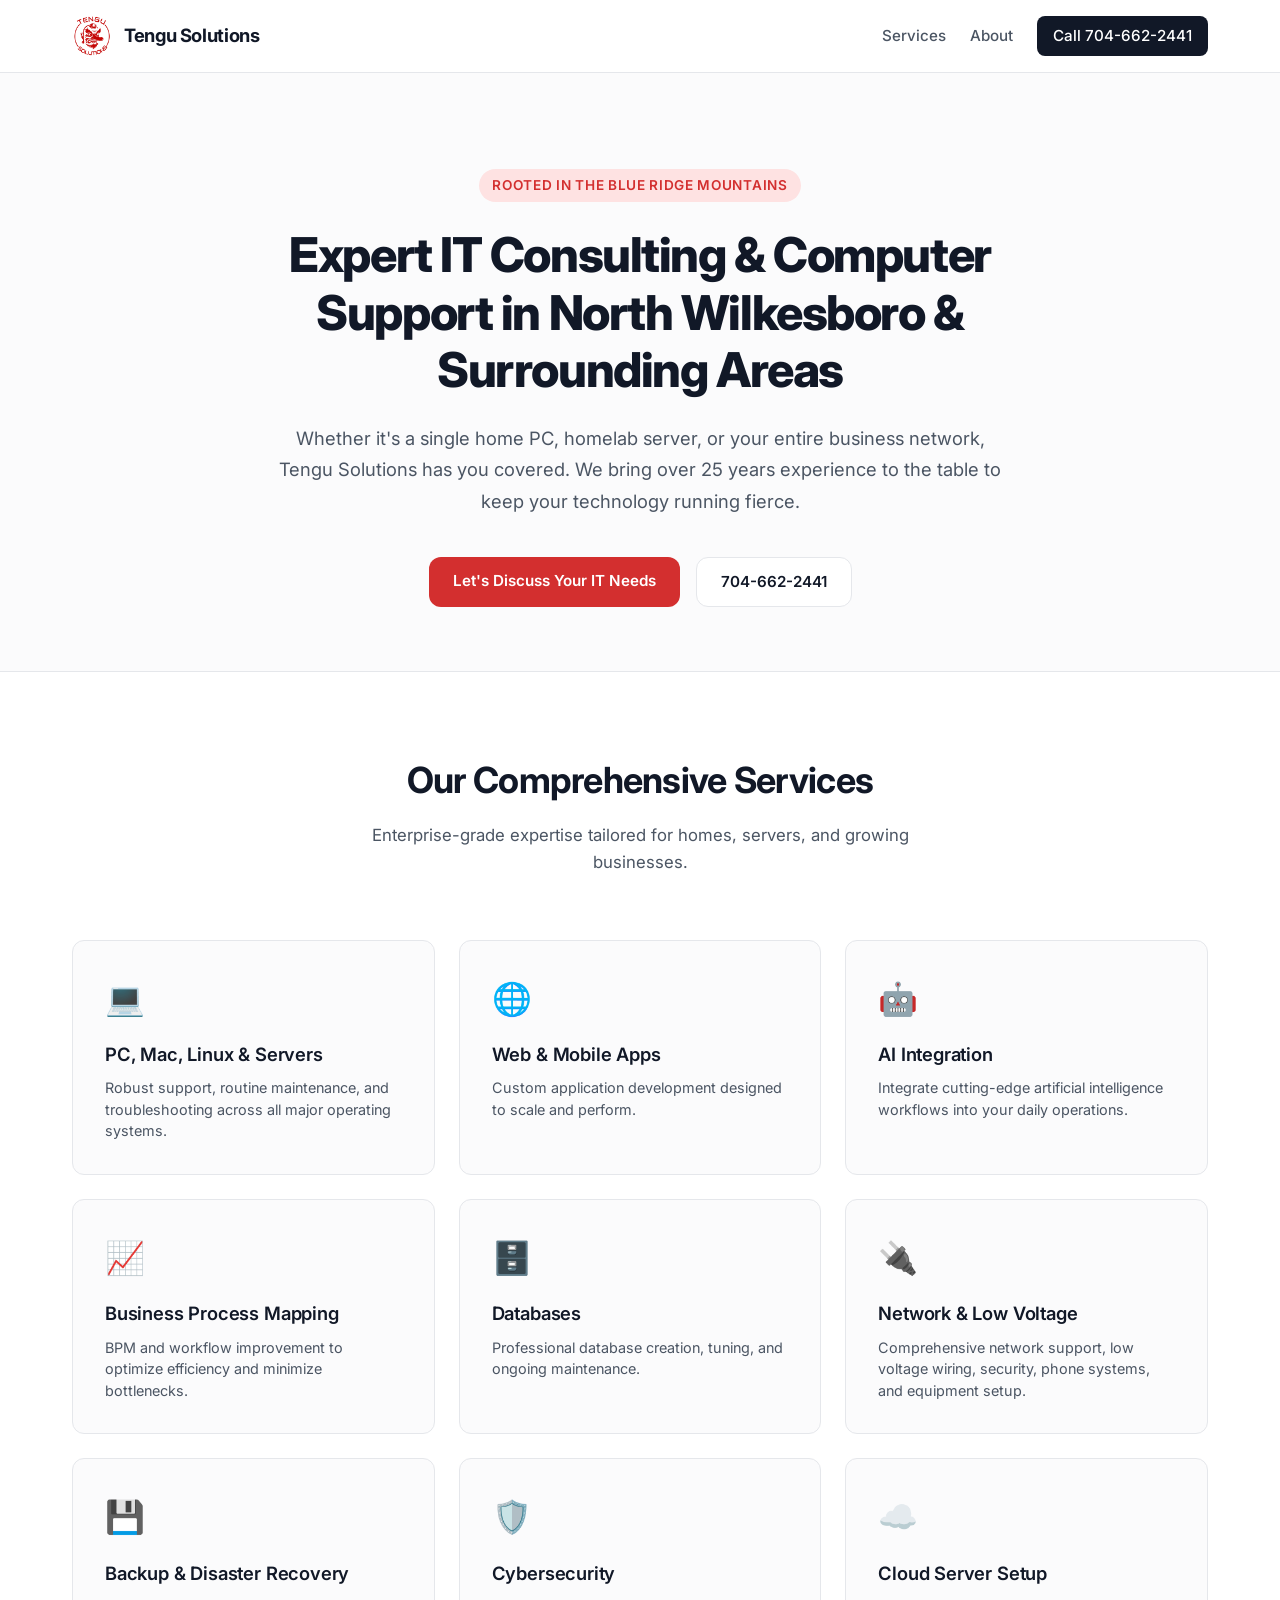
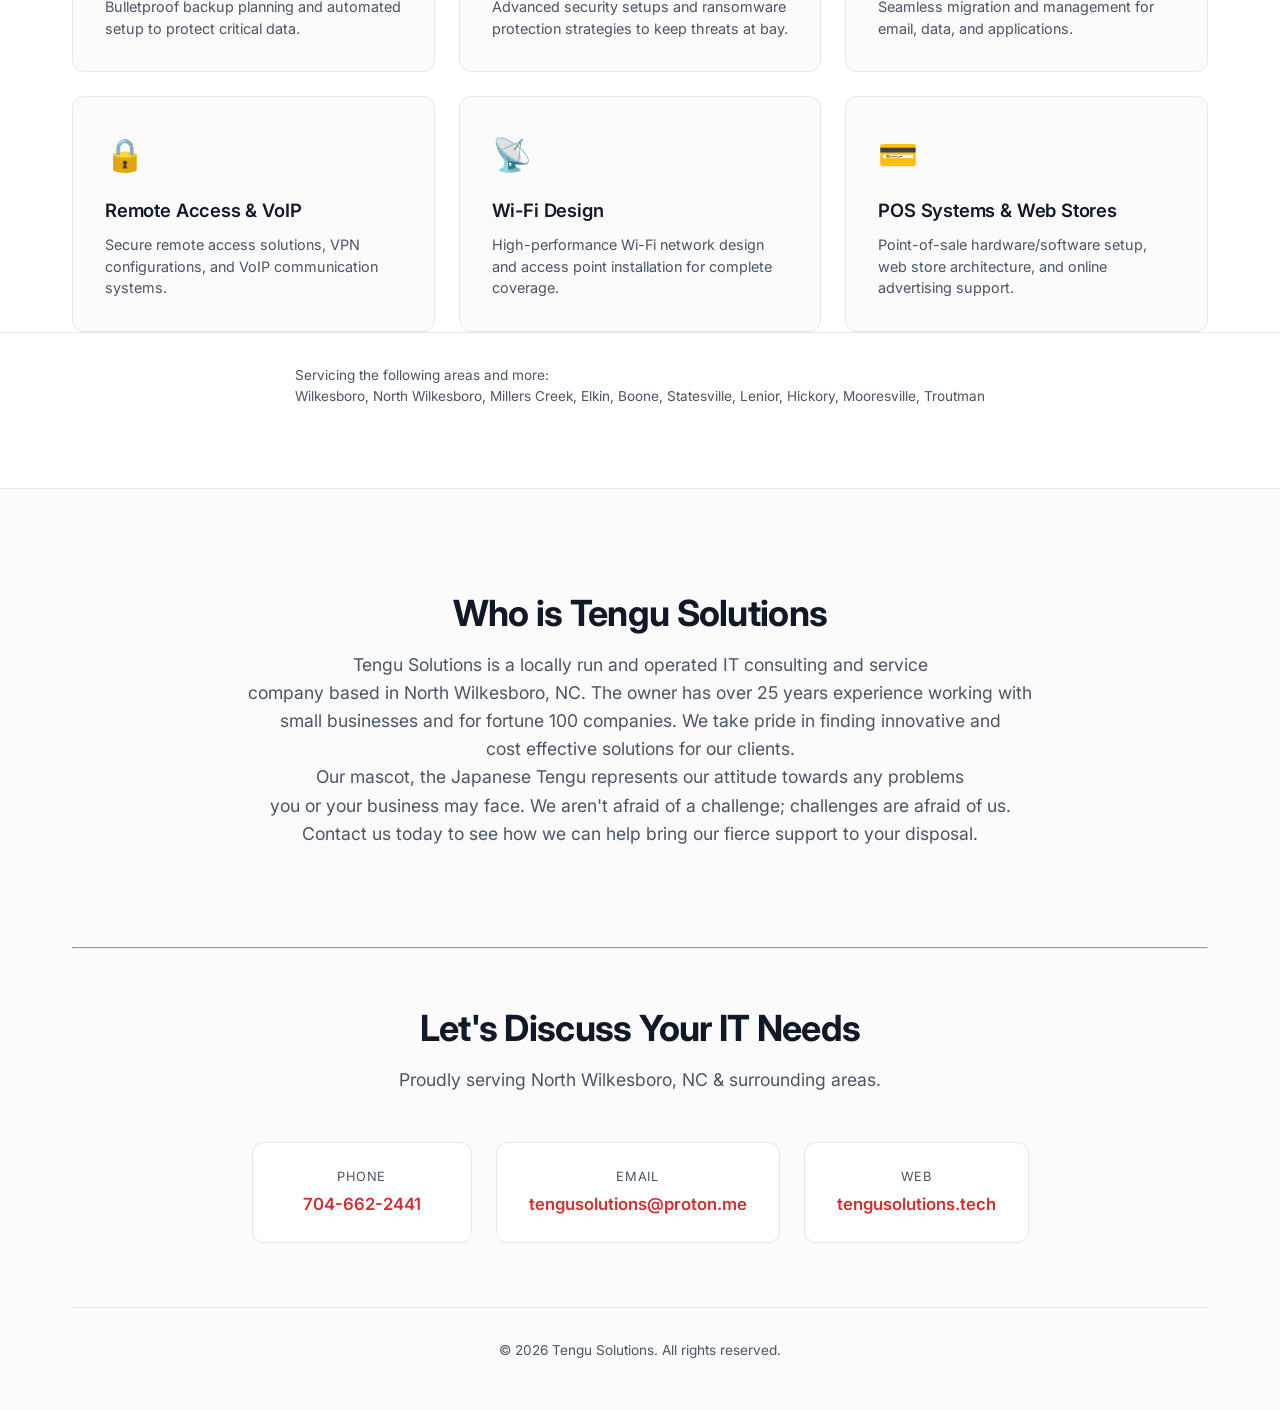
<file: index.html>
<!DOCTYPE html>
<html lang="en">
<head>
    <meta charset="UTF-8">
    <meta name="viewport" content="width=device-width, initial-scale=1.0">
    <title>Tengu Solutions | Fierce IT Support</title>
    <meta name="description" content="Professional IT consulting, network support, cybersecurity, and computer services for homes and businesses in North Wilkesboro, NC. Over 25 years of experience." />
    <link rel="stylesheet" href="style.css">
    <!-- Google Fonts for modern typography -->
    <link rel="preconnect" href="https://fonts.googleapis.com">
    <link rel="preconnect" href="https://fonts.gstatic.com" crossorigin>
    <link href="https://fonts.googleapis.com/css2?family=Inter:wght@400;500;600;700;800&display=swap" rel="stylesheet">
</head>
<body>

    <!-- Header / Navigation -->
    <header class="site-header">
        <div class="container nav-container">
            <div class="logo-area">
                <img src="logo.png" alt="Tengu Solutions Logo" class="logo-img">
                <span class="logo-text">Tengu Solutions</span>
            </div>
            <nav class="nav-links">
                <a href="#services">Services</a>
                <a href="#about">About</a>
                <a href="tel:7046622441" class="nav-cta">Call 704-662-2441</a>
            </nav>
        </div>
    </header>

    <!-- Hero Section -->
    <section class="hero">
        <div class="container hero-content">
            <span class="badge">Rooted in the Blue Ridge Mountains</span>
            <h1>Expert IT Consulting & Computer Support in North Wilkesboro & Surrounding Areas</h1>
            <p class="hero-subtitle">
                Whether it's a single home PC, homelab server, or your entire business network, Tengu Solutions has you covered. We bring over 25 years experience to the table to keep your technology running fierce.
            </p>
            <div class="hero-buttons">
                <a href="mailto:tengusolutions@proton.me" class="btn btn-primary">Let's Discuss Your IT Needs</a>
                <a href="tel:7046622441" class="btn btn-secondary">704-662-2441</a>
            </div>
        </div>
    </section>

    <!-- Services Section -->
    <section id="services" class="services-section">
        <div class="container">
            <div class="section-header">
                <h2>Our Comprehensive Services</h2>
                <p>Enterprise-grade expertise tailored for homes, servers, and growing businesses.</p>
            </div>
            <div class="services-grid">
                <div class="service-card">
                    <div class="service-icon">💻</div>
                    <h3>PC, Mac, Linux & Servers</h3>
                    <p>Robust support, routine maintenance, and troubleshooting across all major operating systems.</p>
                </div>
                <div class="service-card">
                    <div class="service-icon">🌐</div>
                    <h3>Web & Mobile Apps</h3>
                    <p>Custom application development designed to scale and perform.</p>
                </div>
                <div class="service-card">
                    <div class="service-icon">🤖</div>
                    <h3>AI Integration</h3>
                    <p>Integrate cutting-edge artificial intelligence workflows into your daily operations.</p>
                </div>
                <div class="service-card">
                    <div class="service-icon">📈</div>
                    <h3>Business Process Mapping</h3>
                    <p>BPM and workflow improvement to optimize efficiency and minimize bottlenecks.</p>
                </div>
                <div class="service-card">
                    <div class="service-icon">🗄️</div>
                    <h3>Databases</h3>
                    <p>Professional database creation, tuning, and ongoing maintenance.</p>
                </div>
                <div class="service-card">
                    <div class="service-icon">🔌</div>
                    <h3>Network & Low Voltage</h3>
                    <p>Comprehensive network support, low voltage wiring, security, phone systems, and equipment setup.</p>
                </div>
                <div class="service-card">
                    <div class="service-icon">💾</div>
                    <h3>Backup & Disaster Recovery</h3>
                    <p>Bulletproof backup planning and automated setup to protect critical data.</p>
                </div>
                <div class="service-card">
                    <div class="service-icon">🛡️</div>
                    <h3>Cybersecurity</h3>
                    <p>Advanced security setups and ransomware protection strategies to keep threats at bay.</p>
                </div>
                <div class="service-card">
                    <div class="service-icon">☁️</div>
                    <h3>Cloud Server Setup</h3>
                    <p>Seamless migration and management for email, data, and applications.</p>
                </div>
                <div class="service-card">
                    <div class="service-icon">🔒</div>
                    <h3>Remote Access & VoIP</h3>
                    <p>Secure remote access solutions, VPN configurations, and VoIP communication systems.</p>
                </div>
                <div class="service-card">
                    <div class="service-icon">📡</div>
                    <h3>Wi-Fi Design</h3>
                    <p>High-performance Wi-Fi network design and access point installation for complete coverage.</p>
                </div>
                <div class="service-card">
                    <div class="service-icon">💳</div>
                    <h3>POS Systems & Web Stores</h3>
                    <p>Point-of-sale hardware/software setup, web store architecture, and online advertising support.</p>
                </div>
            </div>
        </div>
    <p class="footer-serviceareas">Servicing the following areas and more:<br>Wilkesboro, North Wilkesboro, Millers Creek, Elkin, Boone, Statesville, Lenior, Hickory, Mooresville, Troutman</p>
    </section>

    <!-- Footer / Contact CTA Section -->
    <footer id="about" class="site-footer">
        <div class="container footer-content">
            <h2>Who is Tengu Solutions</h2>
			<p class="about-text">Tengu Solutions is a locally run and operated IT consulting and service<br>
			company based in North Wilkesboro, NC.  The owner has over 25 years experience working with<br>
			small businesses and for fortune 100 companies.  We take pride in finding innovative and<br>
			cost effective solutions for our clients.<br>
			Our mascot, the Japanese Tengu represents our attitude towards any problems<br>
			you or your business may face. We aren't afraid of a challenge; challenges are afraid of us.<br>
			Contact us today to see how we can help bring our fierce support to your disposal.</p>
			<br>
			<br>
            <hr>
			<br>
			<br>
			<h2>Let's Discuss Your IT Needs</h2>
            <p class="location-text">Proudly serving North Wilkesboro, NC & surrounding areas.</p>
            
            <div class="contact-details">
                <a href="tel:7046622441" class="contact-card">
                    <span class="contact-label">Phone</span>
                    <span class="contact-value">704-662-2441</span>
                </a>
                <a href="mailto:tengusolutions@proton.me" class="contact-card">
                    <span class="contact-label">Email</span>
                    <span class="contact-value">tengusolutions@proton.me</span>
                </a>
                <div class="contact-card">
                    <span class="contact-label">Web</span>
                    <span class="contact-value">tengusolutions.tech</span>
                </div>
            </div>
            
            <div class="footer-bottom">
                <p>&copy; 2026 Tengu Solutions. All rights reserved.</p>
            </div>
        </div>
    </footer>

</body>
</html>
</file>
<file: style.css>
/* Modern Clean Styling Inspired by Minimalist SaaS Design */

:root {
    --bg-color: #fbfbfc;
    --card-bg: #ffffff;
    --text-main: #111827;
    --text-muted: #4b5563;
    --accent-red: #d32f2f; /* Matching the Tengu logo crimson */
    --accent-dark: #990000;
    --border-color: #e5e7eb;
    --radius: 12px;
    --max-width: 1200px;
}

* {
    box-sizing: border-box;
    margin: 0;
    padding: 0;
}

body {
    font-family: 'Inter', -apple-system, BlinkMacSystemFont, "Segoe UI", Roboto, sans-serif;
    background-color: var(--bg-color);
    color: var(--text-main);
    line-height: 1.6;
    -webkit-font-smoothing: antialiased;
}

.container {
    max-width: var(--max-width);
    margin: 0 auto;
    padding: 0 2rem;
}

/* Header */
.site-header {
    background: rgba(255, 255, 255, 0.85);
    backdrop-filter: blur(10px);
    position: sticky;
    top: 0;
    z-index: 100;
    border-bottom: 1px solid var(--border-color);
    padding: 1rem 0;
}

.nav-container {
    display: flex;
    justify-content: space-between;
    align-items: center;
}

.logo-area {
    display: flex;
    align-items: center;
    gap: 0.75rem;
    text-decoration: none;
}

.logo-img {
    height: 40px;
    width: auto;
    object-fit: contain;
}

.logo-text {
    font-weight: 700;
    font-size: 1.15rem;
    color: var(--text-main);
    letter-spacing: -0.02em;
}

.nav-links {
    display: flex;
    align-items: center;
    gap: 1.5rem;
}

.nav-links a {
    text-decoration: none;
    color: var(--text-muted);
    font-weight: 500;
    font-size: 0.95rem;
    transition: color 0.2s;
}

.nav-links a:hover {
    color: var(--text-main);
}

.nav-cta {
    background-color: var(--text-main);
    color: #fff !important;
    padding: 0.5rem 1rem;
    border-radius: 8px;
    transition: background 0.2s;
}

.nav-cta:hover {
    background-color: var(--accent-red);
}

/* Hero Section */
.hero {
    padding: 6rem 0 4rem;
    text-align: center;
}

.hero-content {
    max-width: 800px;
}

.badge {
    display: inline-block;
    background-color: #fee2e2;
    color: var(--accent-red);
    font-size: 0.85rem;
    font-weight: 600;
    padding: 0.35rem 0.85rem;
    border-radius: 50px;
    margin-bottom: 1.5rem;
    text-transform: uppercase;
    letter-spacing: 0.05em;
}

.hero h1 {
    font-size: 3rem;
    font-weight: 800;
    letter-spacing: -0.03em;
    line-height: 1.2;
    margin-bottom: 1.5rem;
    color: var(--text-main);
}

.hero-subtitle {
    font-size: 1.15rem;
    color: var(--text-muted);
    margin-bottom: 2.5rem;
    line-height: 1.7;
}

.hero-buttons {
    display: flex;
    gap: 1rem;
    justify-content: center;
    flex-wrap: wrap;
}

.btn {
    display: inline-block;
    padding: 0.75rem 1.5rem;
    font-weight: 600;
    border-radius: var(--radius);
    text-decoration: none;
    transition: all 0.2s ease;
    font-size: 0.95rem;
}

.btn-primary {
    background-color: var(--accent-red);
    color: #fff;
}

.btn-primary:hover {
    background-color: var(--accent-dark);
}

.btn-secondary {
    background-color: #fff;
    color: var(--text-main);
    border: 1px solid var(--border-color);
}

.btn-secondary:hover {
    border-color: var(--text-muted);
}

/* Services Section */
.services-section {
    padding: 5rem 0;
    background-color: #fff;
    border-top: 1px solid var(--border-color);
    border-bottom: 1px solid var(--border-color);
}

.section-header {
    text-align: center;
    max-width: 600px;
    margin: 0 auto 4rem;
}

.section-header h2 {
    font-size: 2.25rem;
    font-weight: 700;
    letter-spacing: -0.02em;
    margin-bottom: 0.75rem;
}

.section-header p {
    color: var(--text-muted);
    font-size: 1.05rem;
}

.services-grid {
    display: grid;
    grid-template-columns: repeat(auto-fit, minmax(280px, 1fr));
    gap: 1.5rem;
}

.service-card {
    background: var(--bg-color);
    border: 1px solid var(--border-color);
    border-radius: var(--radius);
    padding: 2rem;
    transition: transform 0.2s ease, border-color 0.2s ease;
}

.service-card:hover {
    transform: translateY(-3px);
    border-color: var(--accent-red);
}

.service-icon {
    font-size: 2rem;
    margin-bottom: 1rem;
}

.service-card h3 {
    font-size: 1.15rem;
    font-weight: 600;
    margin-bottom: 0.5rem;
    letter-spacing: -0.01em;
}

.service-card p {
    color: var(--text-muted);
    font-size: 0.9rem;
    line-height: 1.5;
}

/* Footer / Contact Section */
.site-footer {
    padding: 6rem 0 3rem;
    text-align: center;
    background-color: var(--bg-color);
}

.footer-content h2 {
    font-size: 2.25rem;
    font-weight: 700;
    margin-bottom: 0.5rem;
    letter-spacing: -0.02em;
}

.about-text {
    color: var(--text-muted);
    font-size: 1.1rem;
    margin-bottom: 3rem;
}

.location-text {
    color: var(--text-muted);
    font-size: 1.1rem;
    margin-bottom: 3rem;
}

.contact-details {
    display: flex;
    justify-content: center;
    gap: 1.5rem;
    flex-wrap: wrap;
    margin-bottom: 4rem;
}

.contact-card {
    background: #fff;
    border: 1px solid var(--border-color);
    padding: 1.5rem 2rem;
    border-radius: var(--radius);
    text-decoration: none;
    color: inherit;
    min-width: 220px;
    box-shadow: 0 1px 3px rgba(0,0,0,0.02);
    transition: transform 0.2s;
}

.contact-card:hover {
    transform: translateY(-2px);
}

.contact-label {
    display: block;
    font-size: 0.8rem;
    text-transform: uppercase;
    letter-spacing: 0.05em;
    color: var(--text-muted);
    margin-bottom: 0.25rem;
}

.contact-value {
    font-weight: 600;
    font-size: 1.05rem;
    color: var(--accent-red);
}

.footer-bottom {
    border-top: 1px solid var(--border-color);
    padding-top: 2rem;
    color: var(--text-muted);
    font-size: 0.85rem;
}

.footer-serviceareas {
    border-top: 1px solid var(--border-color);
    display: flex;
    justify-content: center;
    align-items: center;
    padding-top: 2rem;
    color: var(--text-muted);
    font-size: 0.85rem;
}

/* Responsive design adjustments */
@media (max-width: 768px) {
    .hero h1 {
        font-size: 2.25rem;
    }
    .nav-links {
        display: none; /* simple mobile fallback */
    }
}
</file>
